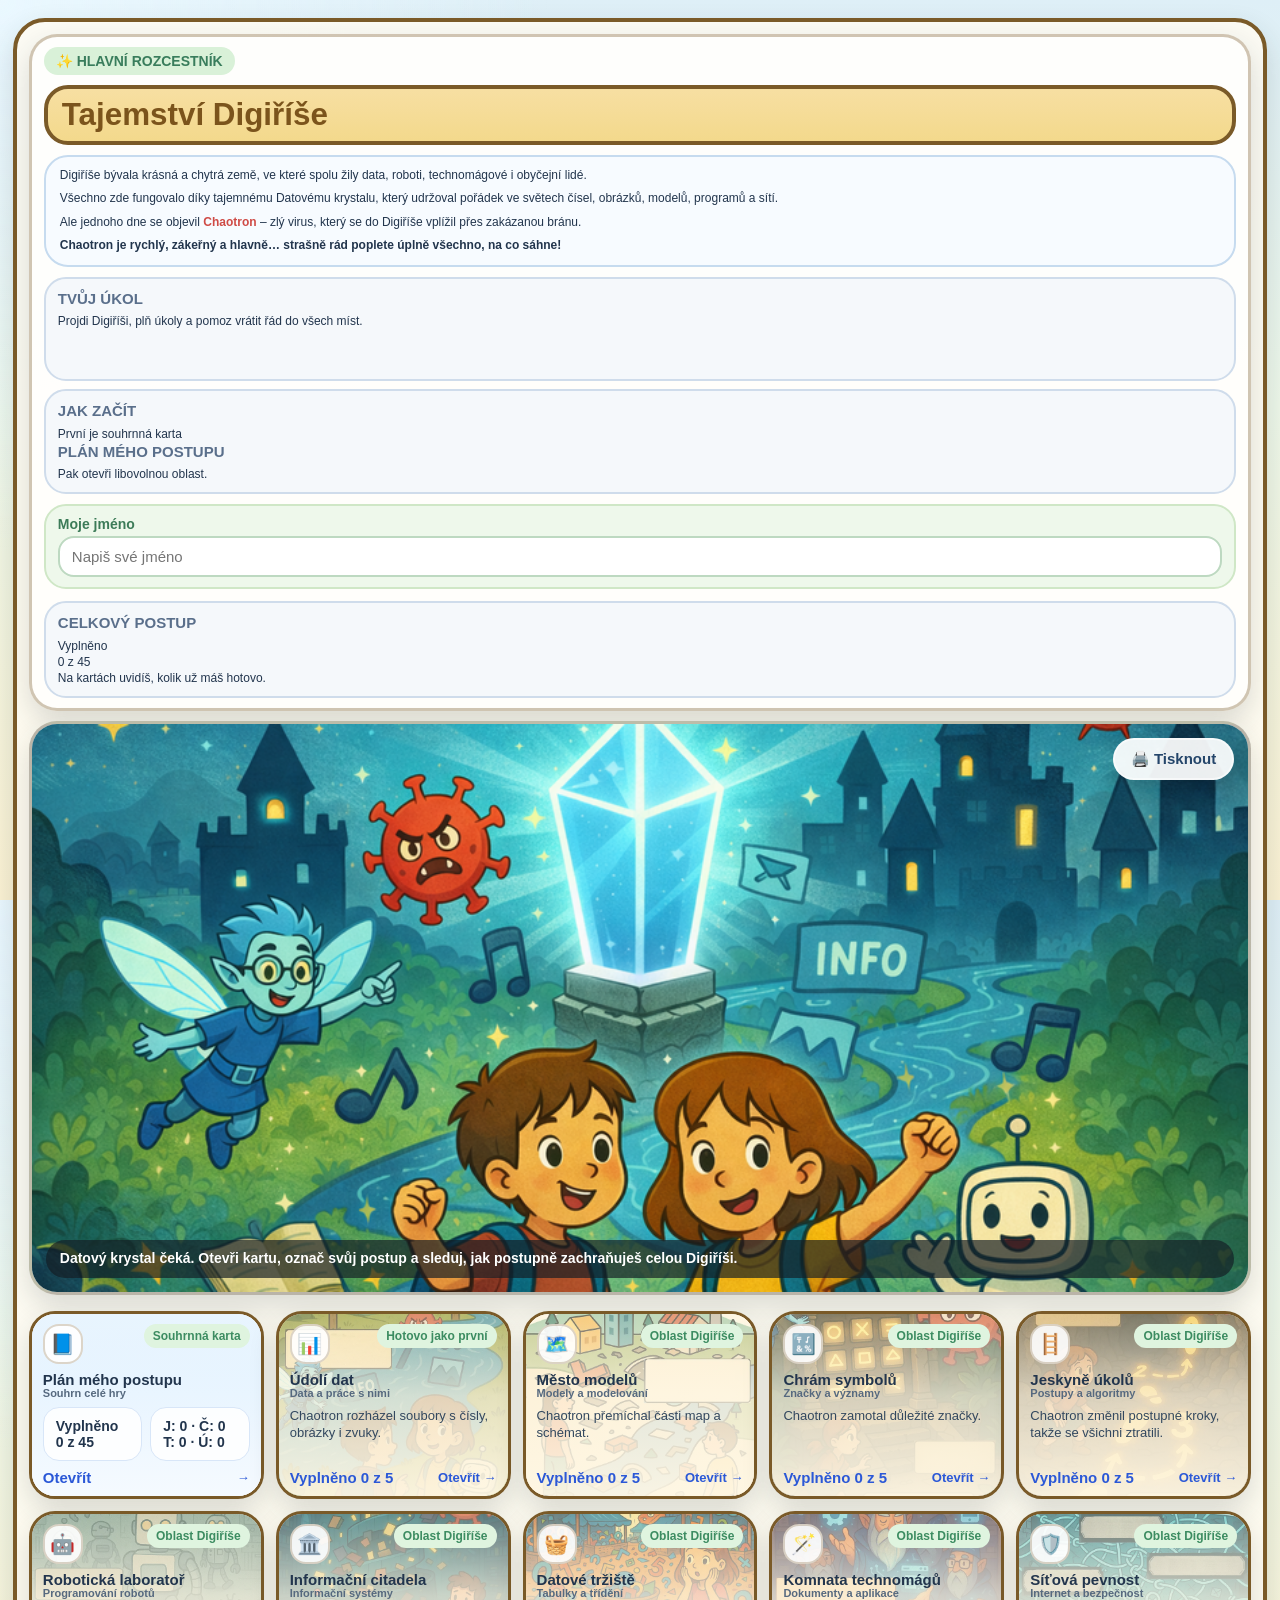
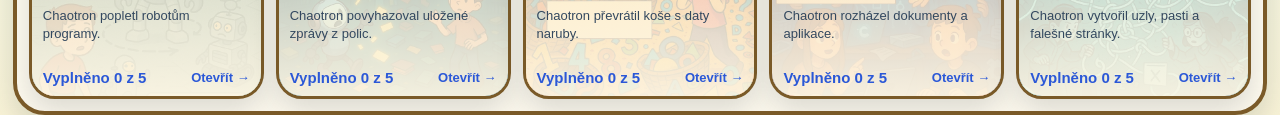
<file: index.html>
<!doctype html>
<html lang="cs">
<head>
  <meta charset="utf-8">
  <meta name="viewport" content="width=device-width, initial-scale=1">
  <title>Tajemství Digiříše</title>
  <link rel="stylesheet" href="style.css">
  <script defer src="data.js"></script>
  <script defer src="script.js"></script>
</head>
<body class="" data-page="main">
  <div class="site-frame">
    
<div class="main-page" data-student-name-wrap>
  <section class="main-hero">
    <div class="panel intro-panel">
      <div class="badge">✨ HLAVNÍ ROZCESTNÍK</div>
      <div class="title-board"><h1>Tajemství Digiříše</h1></div>
      <div class="story-grid">
        <div class="story-text">
          <p>Digiříše bývala krásná a chytrá země, ve které spolu žily data, roboti, technomágové i obyčejní lidé.</p>
          <p>Všechno zde fungovalo díky tajemnému Datovému krystalu, který udržoval pořádek ve světech čísel, obrázků, modelů, programů a sítí.</p>
          <p>Ale jednoho dne se objevil <strong style="color:#cf4b46">Chaotron</strong> – zlý virus, který se do Digiříše vplížil přes zakázanou bránu.</p>
          <p><strong>Chaotron je rychlý, zákeřný a hlavně… strašně rád poplete úplně všechno, na co sáhne!</strong></p>
        </div>
        <div class="story-side">
          <div class="small-info"><strong>Tvůj úkol</strong>Projdi Digiříši, plň úkoly a pomoz vrátit řád do všech míst.</div>
          <div class="small-info"><strong>Jak začít</strong>První je souhrnná karta <strong>Plán mého postupu</strong> Pak otevři libovolnou oblast.</div>
        </div>
      </div>
      <div class="intro-footer">
        <div class="name-box">
          <label for="studentNameMain">Moje jméno</label>
          <input id="studentNameMain" data-student-name type="text" placeholder="Napiš své jméno">
        </div>
        <div class="small-info"><strong>Celkový postup</strong>Vyplněno <span id="mainTotalProgress">0 z 45</span> Na kartách uvidíš, kolik už máš hotovo.</div>
      </div>
    </div>
    <div class="panel hero-illustration">
      <button type="button" class="print-main-btn" data-print-main>🖨️ Tisknout</button>
      <img src="assets/hero-digirise.svg" alt="Ilustrace Digiříše">
      <div class="hero-quote">Datový krystal čeká. Otevři kartu, označ svůj postup a sleduj, jak postupně zachraňuješ celou Digiříši.</div>
    </div>
  </section>
  <section id="cardsGrid" class="cards-grid"></section>
</div>

  </div>
</body>
</html>
</file>
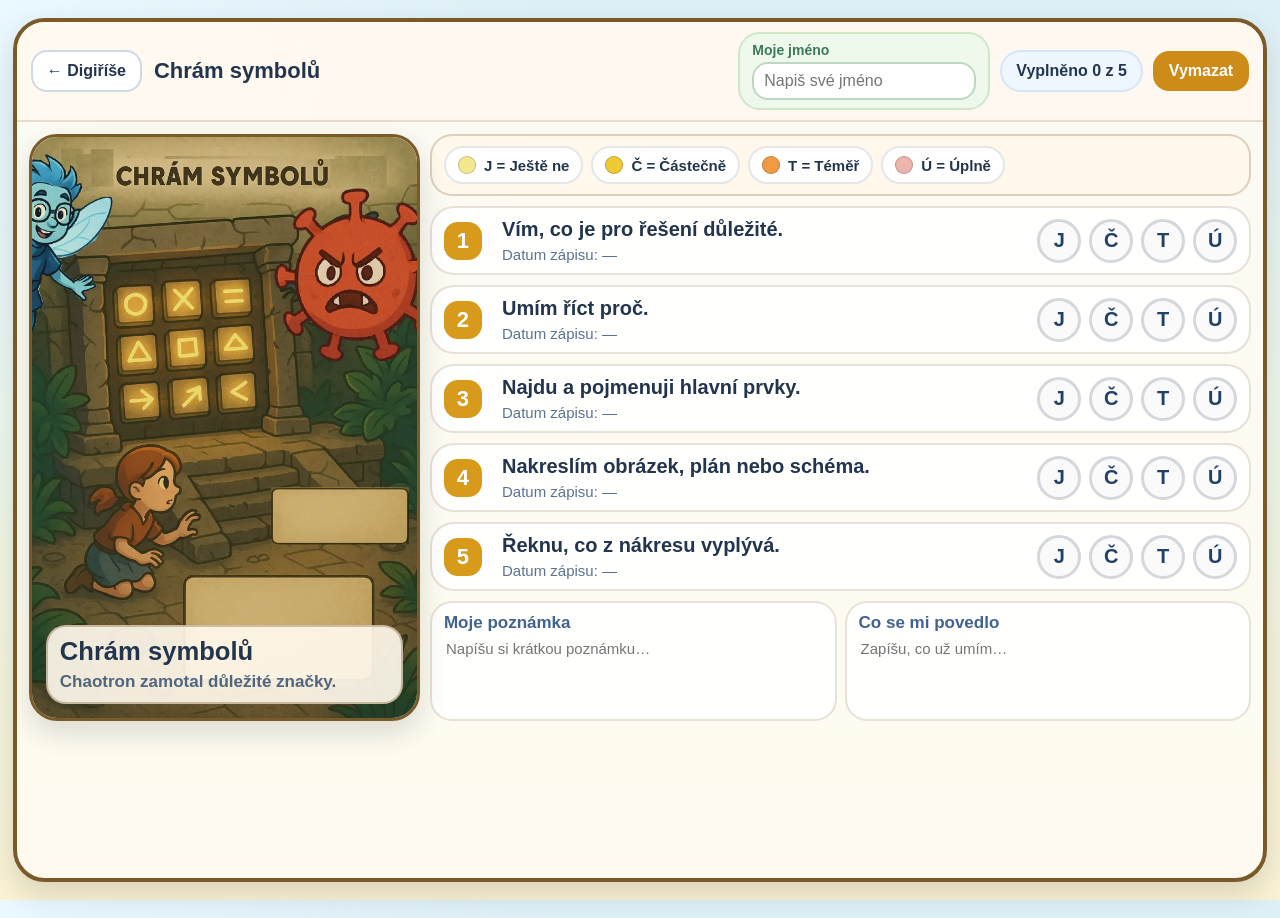
<file: chram-symbolu.html>
<!doctype html>
<html lang="cs">
<head>
  <meta charset="utf-8">
  <meta name="viewport" content="width=device-width, initial-scale=1">
  <title>Chrám symbolů</title>
  <link rel="stylesheet" href="style.css">
  <script defer src="data.js"></script>
  <script defer src="script.js"></script>
</head>
<body class="" data-page="area" data-area="chram-symbolu">
  <div class="site-frame">
    
<div class="area-page">
  <div class="header-bar">
    <a class="back-link" href="index.html">← Digiříše</a>
    <div class="top-title" id="areaPageTitle">Chrám symbolů</div>
    <div class="header-right">
      <div class="name-box" style="padding:8px 12px;">
        <label style="margin-bottom:4px;">Moje jméno</label>
        <input data-student-name type="text" placeholder="Napiš své jméno" style="padding:8px 10px;font-size:16px;">
      </div>
      <div class="progress-pill">Vyplněno <span id="areaProgress">0 z 5</span></div>
      <button id="resetAreaBtn" class="action-btn secondary">Vymazat</button>
    </div>
  </div>
  <div class="area-body">
    <section class="visual-panel">
      <div id="heroVisual" class="visual-bg"></div>
      <div class="visual-wash"></div>
      <div class="visual-caption">
        <h2 id="heroTitle">Chrám symbolů</h2>
        <p id="heroDesc">Chaotron zamotal důležité značky.</p>
      </div>
    </section>
    <section class="content-panel">
      <div id="legendTarget"></div>
      <div id="stepsTarget" class="steps-panel"></div>
      <div class="text-grid">
        <div class="text-box">
          <label for="areaNote">Moje poznámka</label>
          <textarea id="areaNote" placeholder="Napíšu si krátkou poznámku…"></textarea>
        </div>
        <div class="text-box">
          <label for="areaSuccess">Co se mi povedlo</label>
          <textarea id="areaSuccess" placeholder="Zapíšu, co už umím…"></textarea>
        </div>
      </div>
    </section>
  </div>
</div>

  </div>
</body>
</html>
</file>
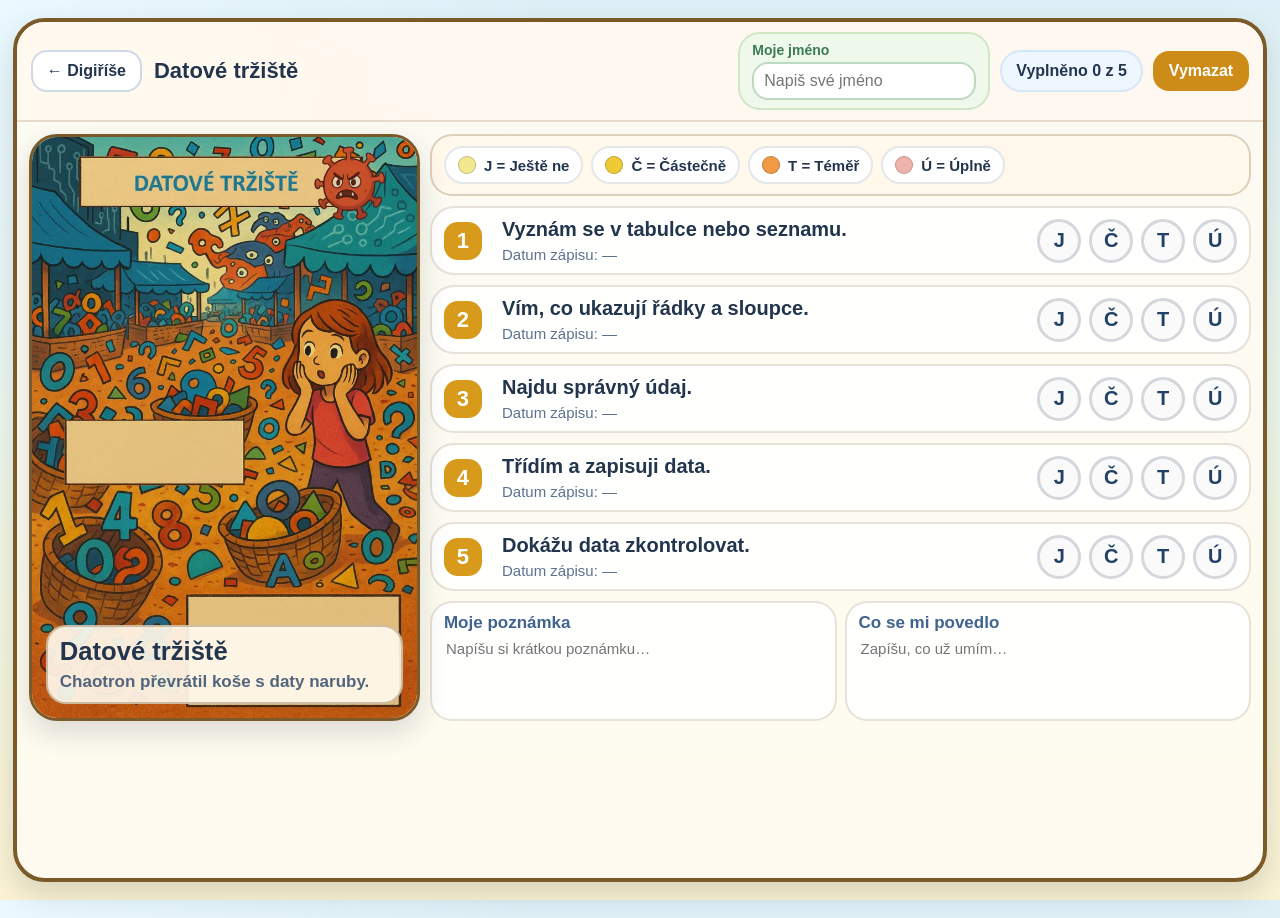
<file: datove-trziste.html>
<!doctype html>
<html lang="cs">
<head>
  <meta charset="utf-8">
  <meta name="viewport" content="width=device-width, initial-scale=1">
  <title>Datové tržiště</title>
  <link rel="stylesheet" href="style.css">
  <script defer src="data.js"></script>
  <script defer src="script.js"></script>
</head>
<body class="" data-page="area" data-area="datove-trziste">
  <div class="site-frame">
    
<div class="area-page">
  <div class="header-bar">
    <a class="back-link" href="index.html">← Digiříše</a>
    <div class="top-title" id="areaPageTitle">Datové tržiště</div>
    <div class="header-right">
      <div class="name-box" style="padding:8px 12px;">
        <label style="margin-bottom:4px;">Moje jméno</label>
        <input data-student-name type="text" placeholder="Napiš své jméno" style="padding:8px 10px;font-size:16px;">
      </div>
      <div class="progress-pill">Vyplněno <span id="areaProgress">0 z 5</span></div>
      <button id="resetAreaBtn" class="action-btn secondary">Vymazat</button>
    </div>
  </div>
  <div class="area-body">
    <section class="visual-panel">
      <div id="heroVisual" class="visual-bg"></div>
      <div class="visual-wash"></div>
      <div class="visual-caption">
        <h2 id="heroTitle">Datové tržiště</h2>
        <p id="heroDesc">Chaotron převrátil koše s daty naruby.</p>
      </div>
    </section>
    <section class="content-panel">
      <div id="legendTarget"></div>
      <div id="stepsTarget" class="steps-panel"></div>
      <div class="text-grid">
        <div class="text-box">
          <label for="areaNote">Moje poznámka</label>
          <textarea id="areaNote" placeholder="Napíšu si krátkou poznámku…"></textarea>
        </div>
        <div class="text-box">
          <label for="areaSuccess">Co se mi povedlo</label>
          <textarea id="areaSuccess" placeholder="Zapíšu, co už umím…"></textarea>
        </div>
      </div>
    </section>
  </div>
</div>

  </div>
</body>
</html>
</file>
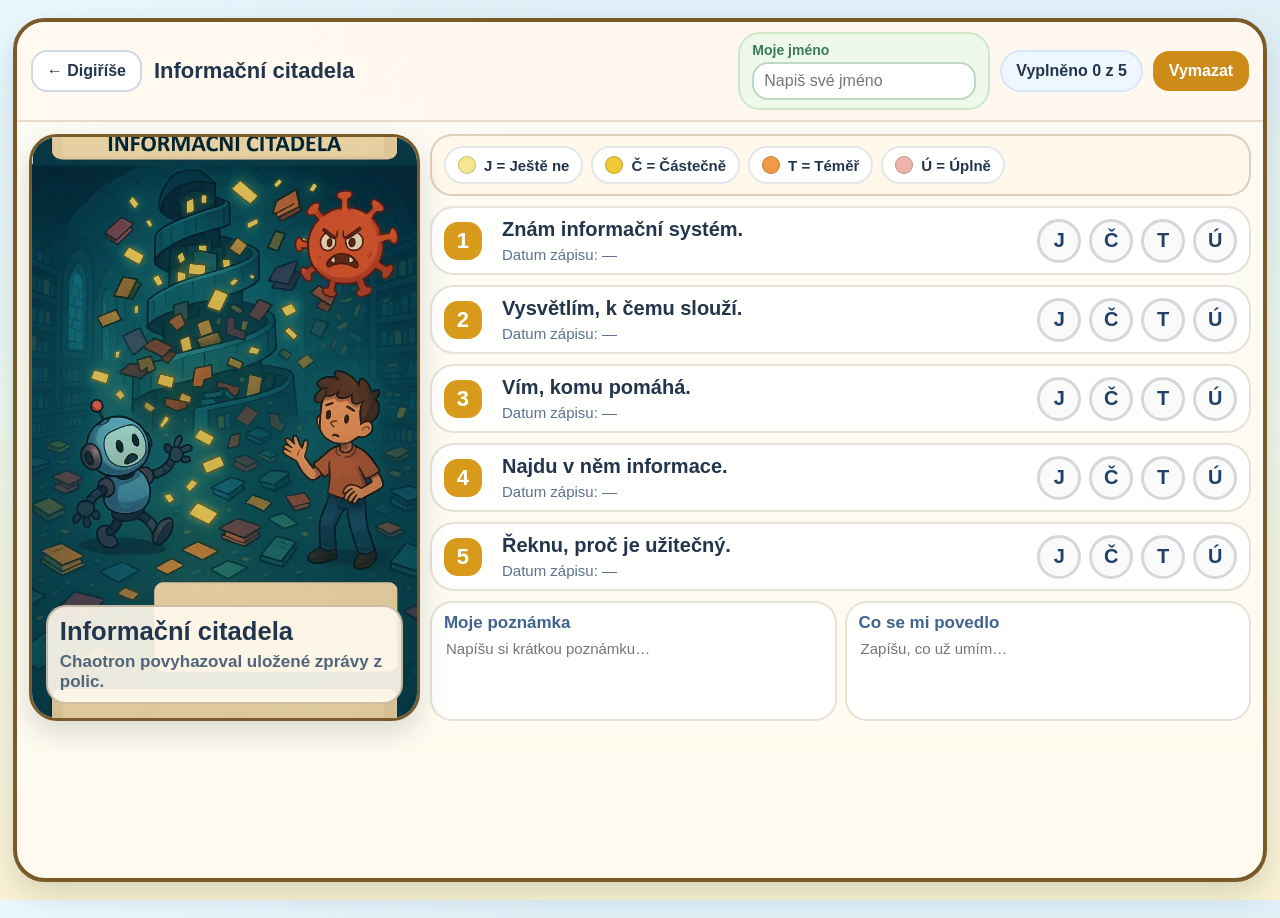
<file: informacni-citadela.html>
<!doctype html>
<html lang="cs">
<head>
  <meta charset="utf-8">
  <meta name="viewport" content="width=device-width, initial-scale=1">
  <title>Informační citadela</title>
  <link rel="stylesheet" href="style.css">
  <script defer src="data.js"></script>
  <script defer src="script.js"></script>
</head>
<body class="" data-page="area" data-area="informacni-citadela">
  <div class="site-frame">
    
<div class="area-page">
  <div class="header-bar">
    <a class="back-link" href="index.html">← Digiříše</a>
    <div class="top-title" id="areaPageTitle">Informační citadela</div>
    <div class="header-right">
      <div class="name-box" style="padding:8px 12px;">
        <label style="margin-bottom:4px;">Moje jméno</label>
        <input data-student-name type="text" placeholder="Napiš své jméno" style="padding:8px 10px;font-size:16px;">
      </div>
      <div class="progress-pill">Vyplněno <span id="areaProgress">0 z 5</span></div>
      <button id="resetAreaBtn" class="action-btn secondary">Vymazat</button>
    </div>
  </div>
  <div class="area-body">
    <section class="visual-panel">
      <div id="heroVisual" class="visual-bg"></div>
      <div class="visual-wash"></div>
      <div class="visual-caption">
        <h2 id="heroTitle">Informační citadela</h2>
        <p id="heroDesc">Chaotron povyhazoval uložené zprávy z polic.</p>
      </div>
    </section>
    <section class="content-panel">
      <div id="legendTarget"></div>
      <div id="stepsTarget" class="steps-panel"></div>
      <div class="text-grid">
        <div class="text-box">
          <label for="areaNote">Moje poznámka</label>
          <textarea id="areaNote" placeholder="Napíšu si krátkou poznámku…"></textarea>
        </div>
        <div class="text-box">
          <label for="areaSuccess">Co se mi povedlo</label>
          <textarea id="areaSuccess" placeholder="Zapíšu, co už umím…"></textarea>
        </div>
      </div>
    </section>
  </div>
</div>

  </div>
</body>
</html>
</file>
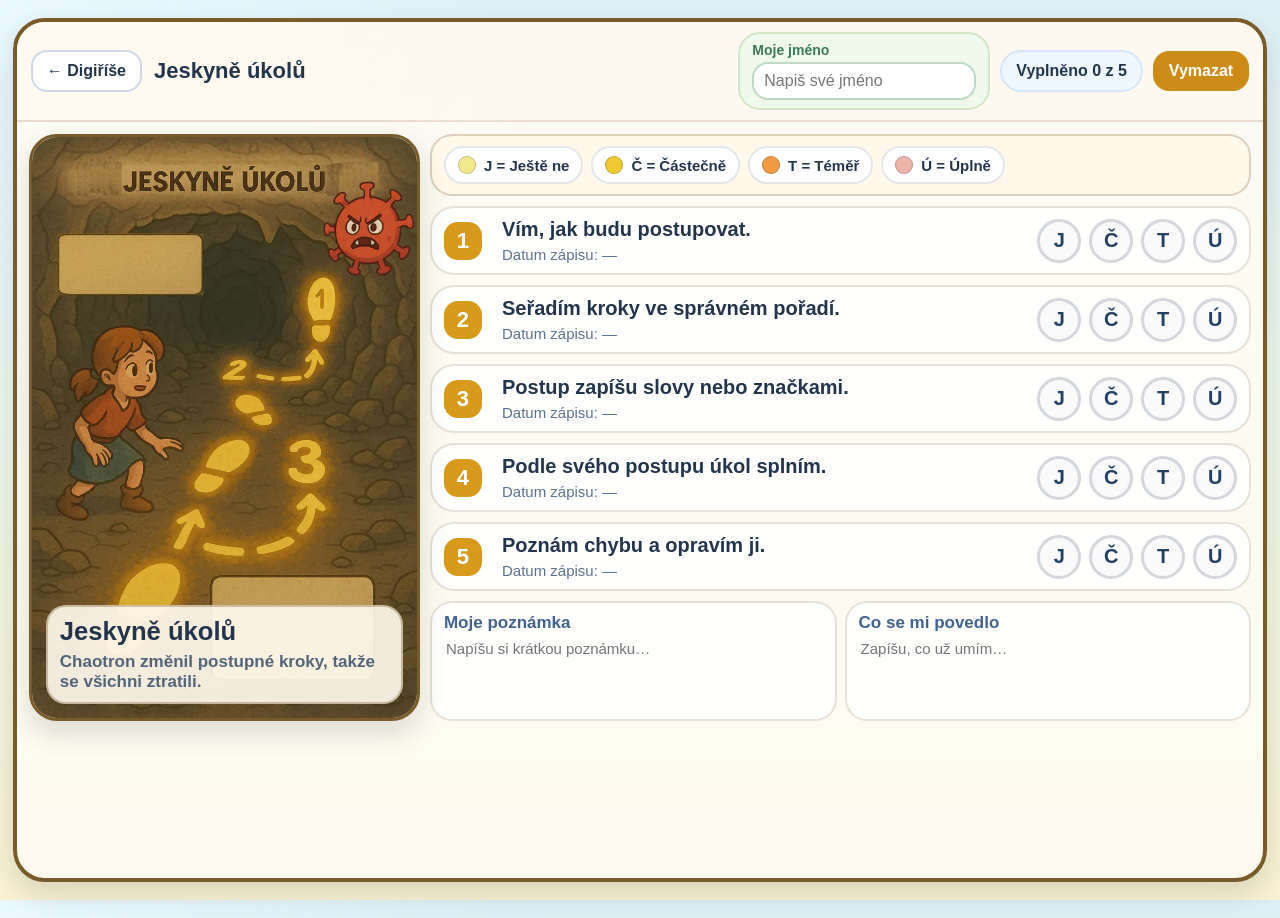
<file: jeskyne-ukolu.html>
<!doctype html>
<html lang="cs">
<head>
  <meta charset="utf-8">
  <meta name="viewport" content="width=device-width, initial-scale=1">
  <title>Jeskyně úkolů</title>
  <link rel="stylesheet" href="style.css">
  <script defer src="data.js"></script>
  <script defer src="script.js"></script>
</head>
<body class="" data-page="area" data-area="jeskyne-ukolu">
  <div class="site-frame">
    
<div class="area-page">
  <div class="header-bar">
    <a class="back-link" href="index.html">← Digiříše</a>
    <div class="top-title" id="areaPageTitle">Jeskyně úkolů</div>
    <div class="header-right">
      <div class="name-box" style="padding:8px 12px;">
        <label style="margin-bottom:4px;">Moje jméno</label>
        <input data-student-name type="text" placeholder="Napiš své jméno" style="padding:8px 10px;font-size:16px;">
      </div>
      <div class="progress-pill">Vyplněno <span id="areaProgress">0 z 5</span></div>
      <button id="resetAreaBtn" class="action-btn secondary">Vymazat</button>
    </div>
  </div>
  <div class="area-body">
    <section class="visual-panel">
      <div id="heroVisual" class="visual-bg"></div>
      <div class="visual-wash"></div>
      <div class="visual-caption">
        <h2 id="heroTitle">Jeskyně úkolů</h2>
        <p id="heroDesc">Chaotron změnil postupné kroky, takže se všichni ztratili.</p>
      </div>
    </section>
    <section class="content-panel">
      <div id="legendTarget"></div>
      <div id="stepsTarget" class="steps-panel"></div>
      <div class="text-grid">
        <div class="text-box">
          <label for="areaNote">Moje poznámka</label>
          <textarea id="areaNote" placeholder="Napíšu si krátkou poznámku…"></textarea>
        </div>
        <div class="text-box">
          <label for="areaSuccess">Co se mi povedlo</label>
          <textarea id="areaSuccess" placeholder="Zapíšu, co už umím…"></textarea>
        </div>
      </div>
    </section>
  </div>
</div>

  </div>
</body>
</html>
</file>
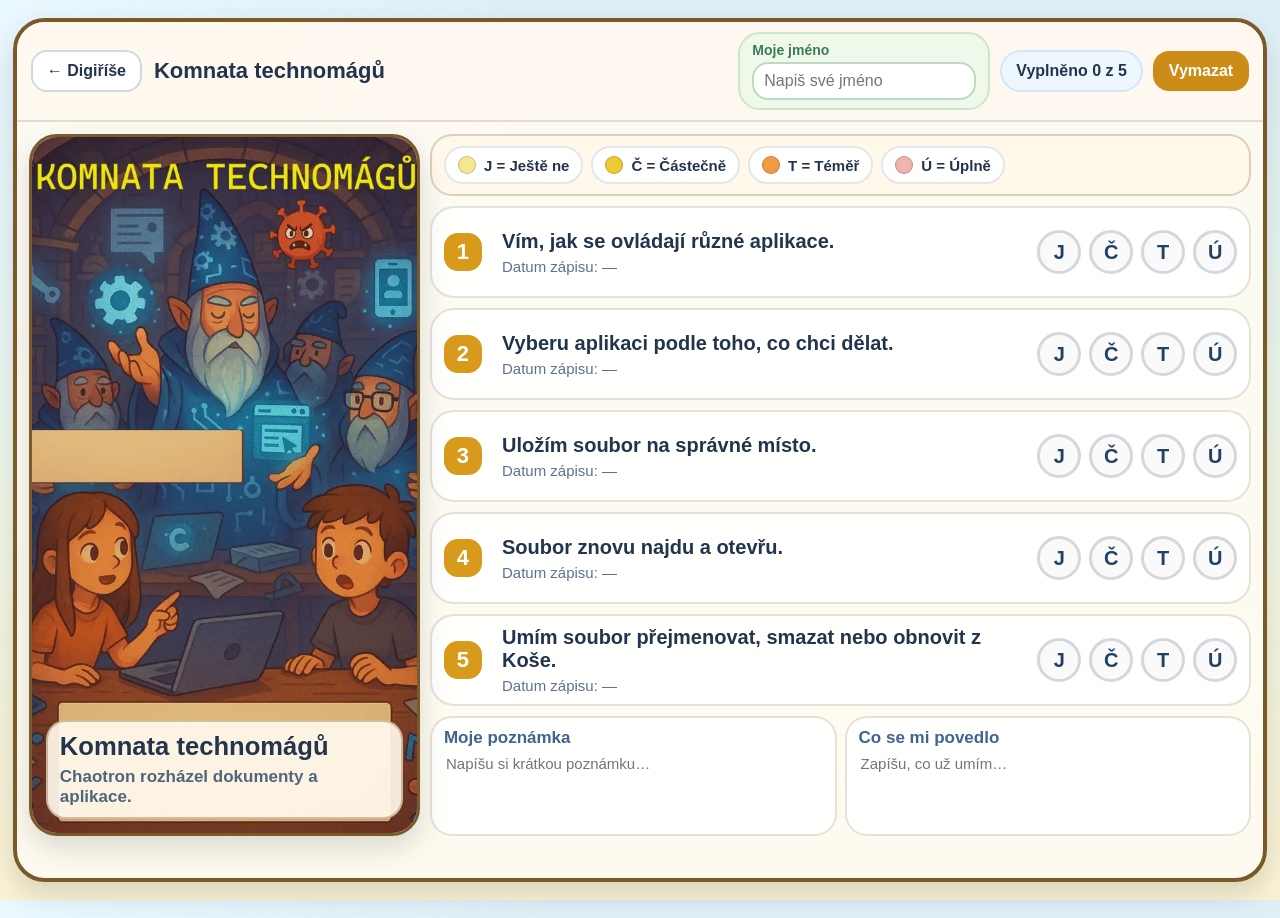
<file: komnata-technomagu.html>
<!doctype html>
<html lang="cs">
<head>
  <meta charset="utf-8">
  <meta name="viewport" content="width=device-width, initial-scale=1">
  <title>Komnata technomágů</title>
  <link rel="stylesheet" href="style.css">
  <script defer src="data.js"></script>
  <script defer src="script.js"></script>
</head>
<body class="" data-page="area" data-area="komnata-technomagu">
  <div class="site-frame">
    
<div class="area-page">
  <div class="header-bar">
    <a class="back-link" href="index.html">← Digiříše</a>
    <div class="top-title" id="areaPageTitle">Komnata technomágů</div>
    <div class="header-right">
      <div class="name-box" style="padding:8px 12px;">
        <label style="margin-bottom:4px;">Moje jméno</label>
        <input data-student-name type="text" placeholder="Napiš své jméno" style="padding:8px 10px;font-size:16px;">
      </div>
      <div class="progress-pill">Vyplněno <span id="areaProgress">0 z 5</span></div>
      <button id="resetAreaBtn" class="action-btn secondary">Vymazat</button>
    </div>
  </div>
  <div class="area-body">
    <section class="visual-panel">
      <div id="heroVisual" class="visual-bg"></div>
      <div class="visual-wash"></div>
      <div class="visual-caption">
        <h2 id="heroTitle">Komnata technomágů</h2>
        <p id="heroDesc">Chaotron rozházel dokumenty a aplikace.</p>
      </div>
    </section>
    <section class="content-panel">
      <div id="legendTarget"></div>
      <div id="stepsTarget" class="steps-panel"></div>
      <div class="text-grid">
        <div class="text-box">
          <label for="areaNote">Moje poznámka</label>
          <textarea id="areaNote" placeholder="Napíšu si krátkou poznámku…"></textarea>
        </div>
        <div class="text-box">
          <label for="areaSuccess">Co se mi povedlo</label>
          <textarea id="areaSuccess" placeholder="Zapíšu, co už umím…"></textarea>
        </div>
      </div>
    </section>
  </div>
</div>

  </div>
</body>
</html>
</file>
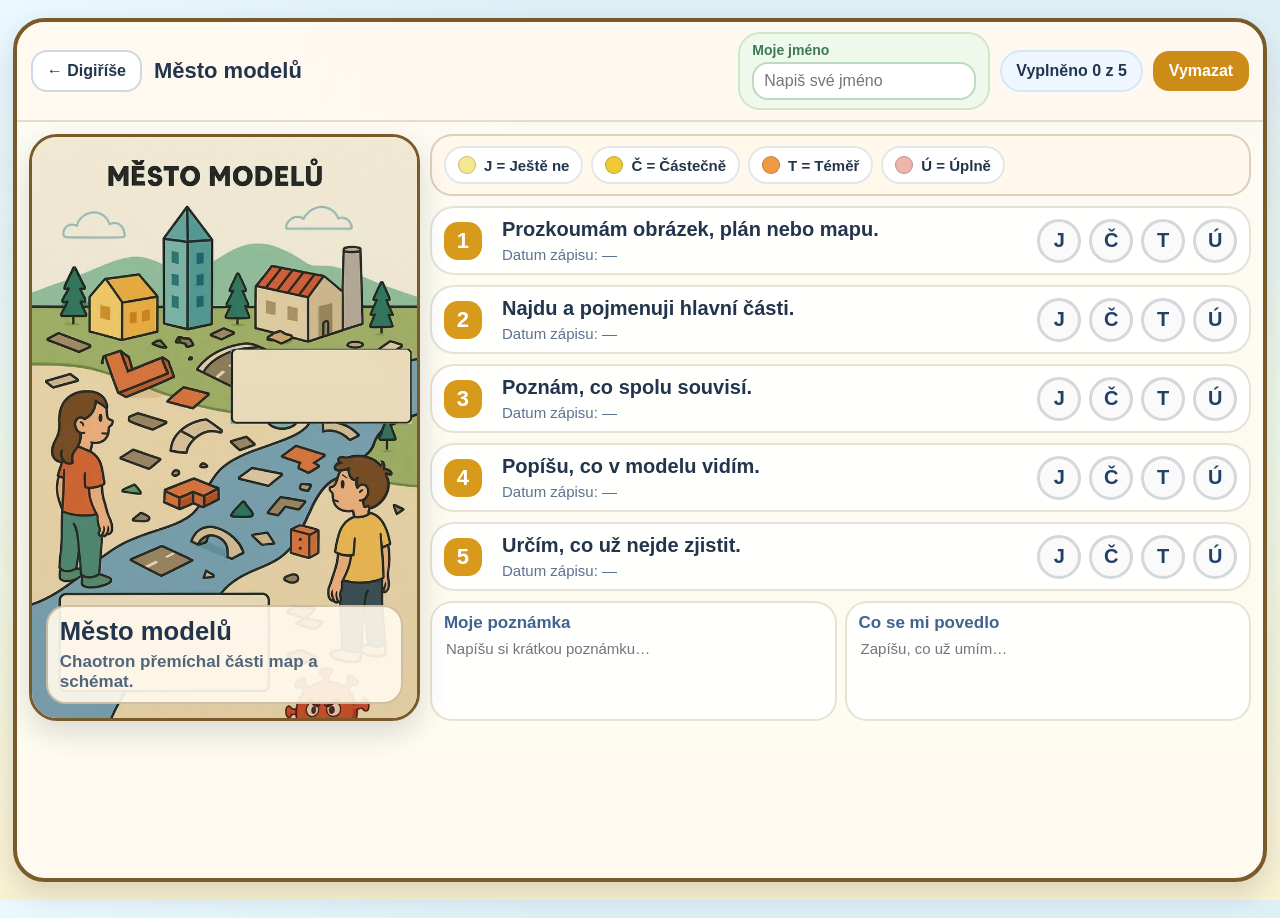
<file: mesto-modelu.html>
<!doctype html>
<html lang="cs">
<head>
  <meta charset="utf-8">
  <meta name="viewport" content="width=device-width, initial-scale=1">
  <title>Město modelů</title>
  <link rel="stylesheet" href="style.css">
  <script defer src="data.js"></script>
  <script defer src="script.js"></script>
</head>
<body class="" data-page="area" data-area="mesto-modelu">
  <div class="site-frame">
    
<div class="area-page">
  <div class="header-bar">
    <a class="back-link" href="index.html">← Digiříše</a>
    <div class="top-title" id="areaPageTitle">Město modelů</div>
    <div class="header-right">
      <div class="name-box" style="padding:8px 12px;">
        <label style="margin-bottom:4px;">Moje jméno</label>
        <input data-student-name type="text" placeholder="Napiš své jméno" style="padding:8px 10px;font-size:16px;">
      </div>
      <div class="progress-pill">Vyplněno <span id="areaProgress">0 z 5</span></div>
      <button id="resetAreaBtn" class="action-btn secondary">Vymazat</button>
    </div>
  </div>
  <div class="area-body">
    <section class="visual-panel">
      <div id="heroVisual" class="visual-bg"></div>
      <div class="visual-wash"></div>
      <div class="visual-caption">
        <h2 id="heroTitle">Město modelů</h2>
        <p id="heroDesc">Chaotron přemíchal části map a schémat.</p>
      </div>
    </section>
    <section class="content-panel">
      <div id="legendTarget"></div>
      <div id="stepsTarget" class="steps-panel"></div>
      <div class="text-grid">
        <div class="text-box">
          <label for="areaNote">Moje poznámka</label>
          <textarea id="areaNote" placeholder="Napíšu si krátkou poznámku…"></textarea>
        </div>
        <div class="text-box">
          <label for="areaSuccess">Co se mi povedlo</label>
          <textarea id="areaSuccess" placeholder="Zapíšu, co už umím…"></textarea>
        </div>
      </div>
    </section>
  </div>
</div>

  </div>
</body>
</html>
</file>
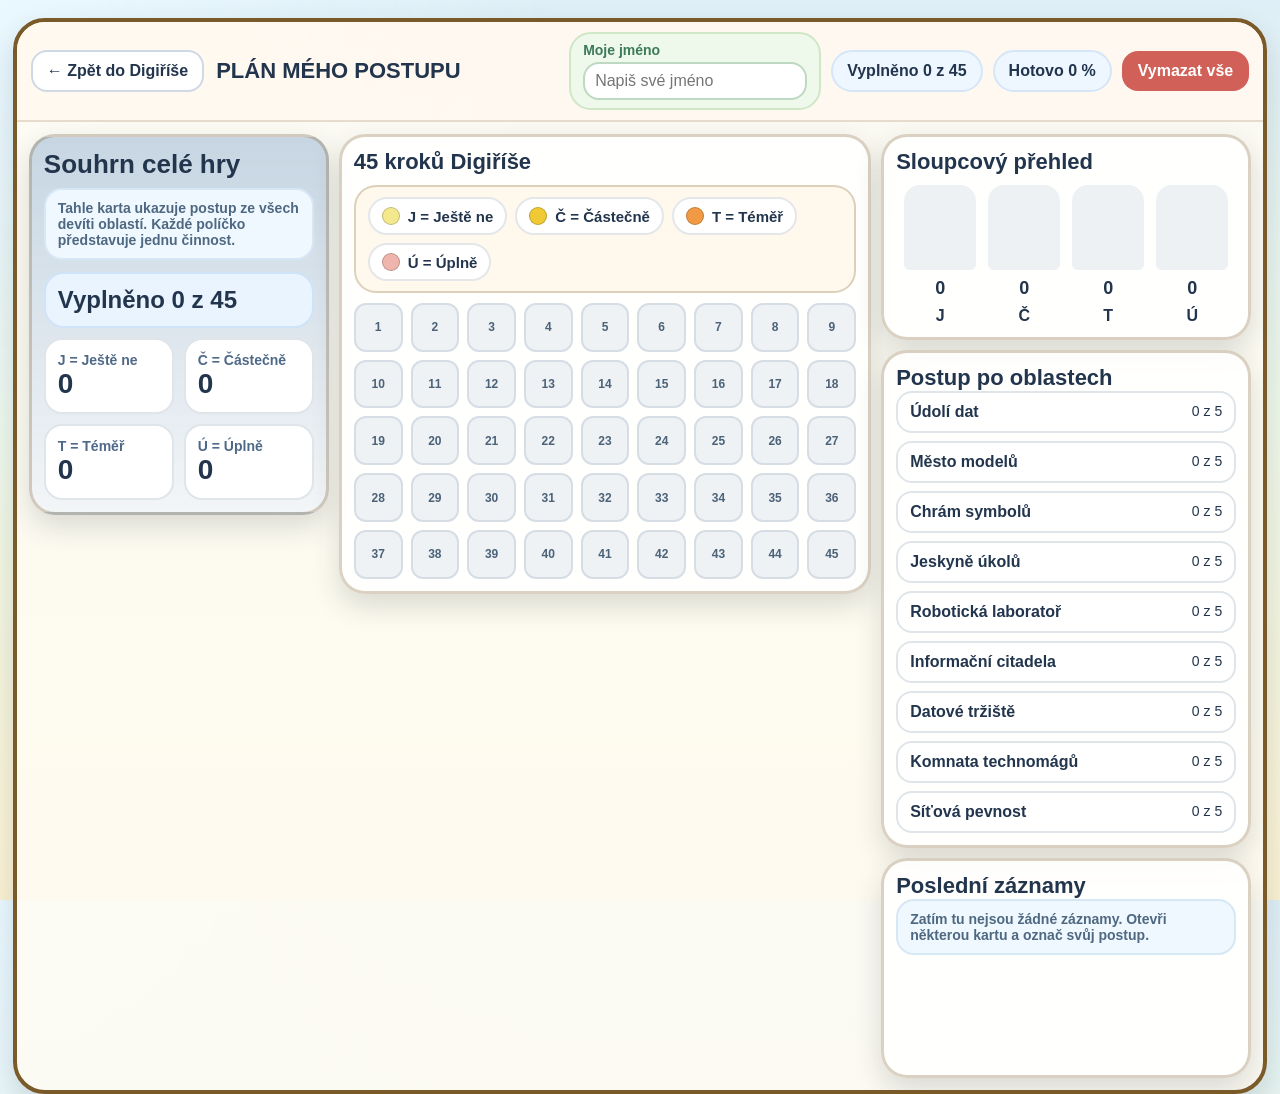
<file: plan-meho-postupu.html>
<!doctype html>
<html lang="cs">
<head>
  <meta charset="utf-8">
  <meta name="viewport" content="width=device-width, initial-scale=1">
  <title>Plán mého postupu</title>
  <link rel="stylesheet" href="style.css">
  <script defer src="data.js"></script>
  <script defer src="script.js"></script>
</head>
<body class="" data-page="plan">
  <div class="site-frame">
    
<div class="plan-page">
  <div class="header-bar">
    <a class="back-link" href="index.html">← Zpět do Digiříše</a>
    <div class="top-title">PLÁN MÉHO POSTUPU</div>
    <div class="header-right">
      <div class="name-box" style="padding:8px 12px;">
        <label style="margin-bottom:4px;">Moje jméno</label>
        <input data-student-name type="text" placeholder="Napiš své jméno" style="padding:8px 10px;font-size:16px;">
      </div>
      <div class="progress-pill">Vyplněno <span data-plan-total>0 z 45</span></div>
      <div class="progress-pill">Hotovo <span id="overallPct">0 %</span></div>
      <button id="resetAllBtn" class="action-btn danger">Vymazat vše</button>
    </div>
  </div>
  <div class="plan-body">
    <section class="plan-panel plan-feature">
      <h2>Souhrn celé hry</h2>
      <div class="card-hint">Tahle karta ukazuje postup ze všech devíti oblastí. Každé políčko představuje jednu činnost.</div>
      <div class="summary-big">
        <div class="big-count">Vyplněno <span data-plan-total>0 z 45</span></div>
        <div class="status-counts">
          <div class="count-box"><div class="label">J = Ještě ne</div><div class="value" id="count-J">0</div></div>
          <div class="count-box"><div class="label">Č = Částečně</div><div class="value" id="count-C">0</div></div>
          <div class="count-box"><div class="label">T = Téměř</div><div class="value" id="count-T">0</div></div>
          <div class="count-box"><div class="label">Ú = Úplně</div><div class="value" id="count-U">0</div></div>
        </div>
      </div>
    </section>

    <section class="plan-panel plan-grid-wrap">
      <h3>45 kroků Digiříše</h3>
      <div class="legend-row">
        <div class="legend-chip"><span class="legend-dot" style="background:var(--status-j)"></span>J = Ještě ne</div>
        <div class="legend-chip"><span class="legend-dot" style="background:var(--status-c)"></span>Č = Částečně</div>
        <div class="legend-chip"><span class="legend-dot" style="background:var(--status-t)"></span>T = Téměř</div>
        <div class="legend-chip"><span class="legend-dot" style="background:var(--status-u)"></span>Ú = Úplně</div>
      </div>
      <div id="planGrid" class="plan-grid"></div>
    </section>

    <section class="plan-side">
      <div class="plan-panel">
        <h3>Sloupcový přehled</h3>
        <div id="chartBars" class="chart-bars"></div>
      </div>
      <div class="plan-panel">
        <h3>Postup po oblastech</h3>
        <div id="areasList" class="areas-list"></div>
      </div>
      <div class="plan-panel" style="overflow:auto;">
        <h3>Poslední záznamy</h3>
        <div id="recentList" class="recent-list"></div>
      </div>
    </section>
  </div>
</div>

  </div>
</body>
</html>
</file>
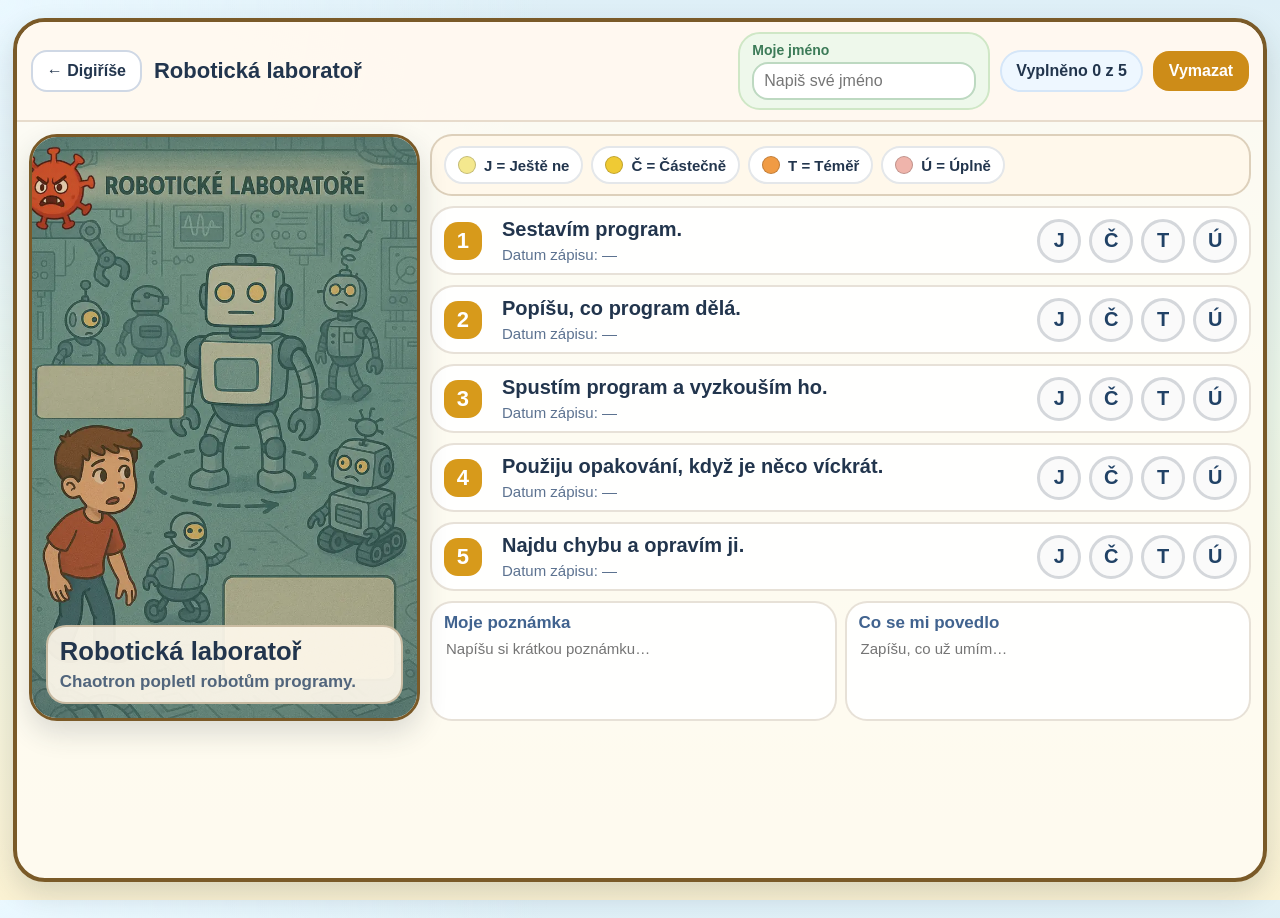
<file: roboticka-laborator.html>
<!doctype html>
<html lang="cs">
<head>
  <meta charset="utf-8">
  <meta name="viewport" content="width=device-width, initial-scale=1">
  <title>Robotická laboratoř</title>
  <link rel="stylesheet" href="style.css">
  <script defer src="data.js"></script>
  <script defer src="script.js"></script>
</head>
<body class="" data-page="area" data-area="roboticka-laborator">
  <div class="site-frame">
    
<div class="area-page">
  <div class="header-bar">
    <a class="back-link" href="index.html">← Digiříše</a>
    <div class="top-title" id="areaPageTitle">Robotická laboratoř</div>
    <div class="header-right">
      <div class="name-box" style="padding:8px 12px;">
        <label style="margin-bottom:4px;">Moje jméno</label>
        <input data-student-name type="text" placeholder="Napiš své jméno" style="padding:8px 10px;font-size:16px;">
      </div>
      <div class="progress-pill">Vyplněno <span id="areaProgress">0 z 5</span></div>
      <button id="resetAreaBtn" class="action-btn secondary">Vymazat</button>
    </div>
  </div>
  <div class="area-body">
    <section class="visual-panel">
      <div id="heroVisual" class="visual-bg"></div>
      <div class="visual-wash"></div>
      <div class="visual-caption">
        <h2 id="heroTitle">Robotická laboratoř</h2>
        <p id="heroDesc">Chaotron popletl robotům programy.</p>
      </div>
    </section>
    <section class="content-panel">
      <div id="legendTarget"></div>
      <div id="stepsTarget" class="steps-panel"></div>
      <div class="text-grid">
        <div class="text-box">
          <label for="areaNote">Moje poznámka</label>
          <textarea id="areaNote" placeholder="Napíšu si krátkou poznámku…"></textarea>
        </div>
        <div class="text-box">
          <label for="areaSuccess">Co se mi povedlo</label>
          <textarea id="areaSuccess" placeholder="Zapíšu, co už umím…"></textarea>
        </div>
      </div>
    </section>
  </div>
</div>

  </div>
</body>
</html>
</file>
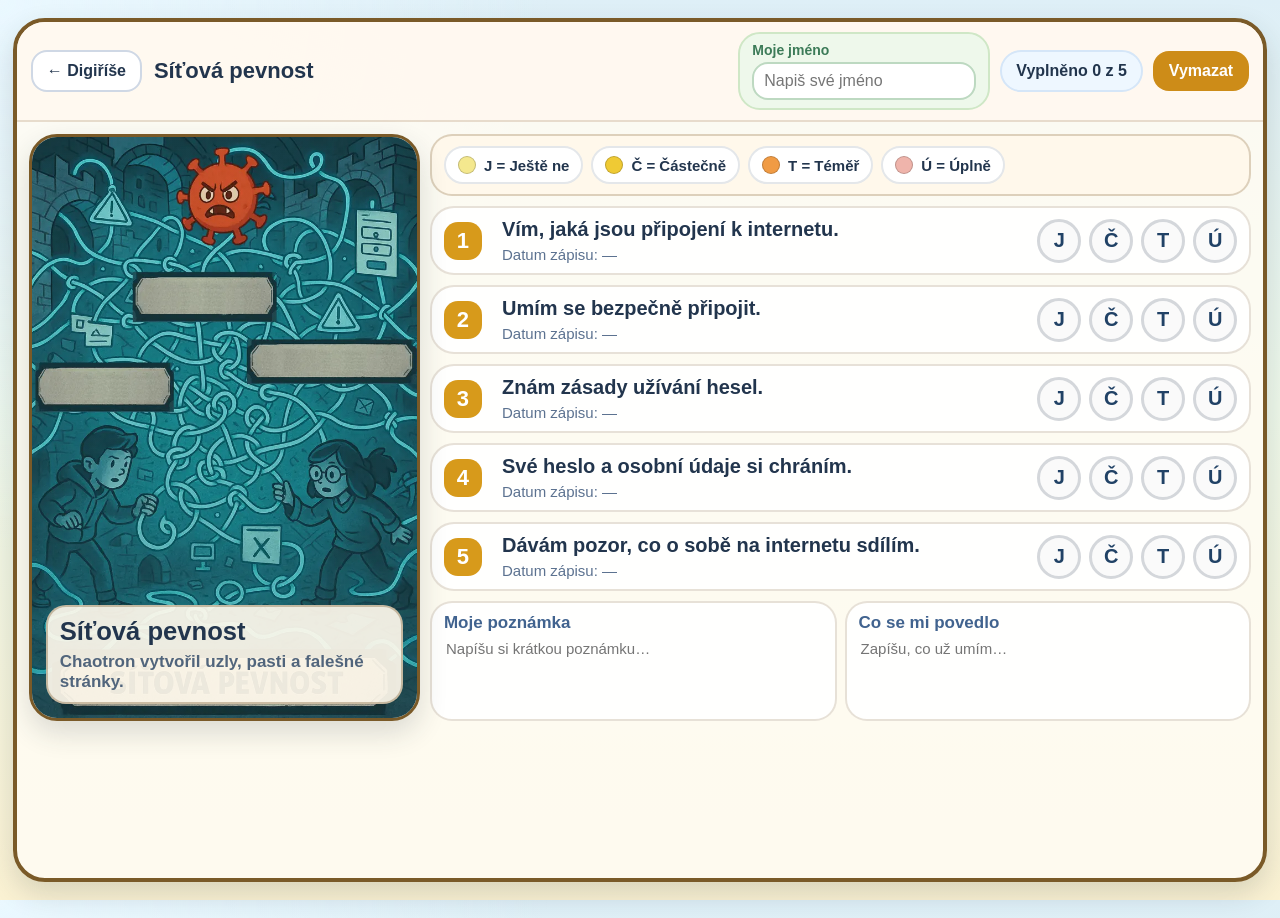
<file: sitova-pevnost.html>
<!doctype html>
<html lang="cs">
<head>
  <meta charset="utf-8">
  <meta name="viewport" content="width=device-width, initial-scale=1">
  <title>Síťová pevnost</title>
  <link rel="stylesheet" href="style.css">
  <script defer src="data.js"></script>
  <script defer src="script.js"></script>
</head>
<body class="" data-page="area" data-area="sitova-pevnost">
  <div class="site-frame">
    
<div class="area-page">
  <div class="header-bar">
    <a class="back-link" href="index.html">← Digiříše</a>
    <div class="top-title" id="areaPageTitle">Síťová pevnost</div>
    <div class="header-right">
      <div class="name-box" style="padding:8px 12px;">
        <label style="margin-bottom:4px;">Moje jméno</label>
        <input data-student-name type="text" placeholder="Napiš své jméno" style="padding:8px 10px;font-size:16px;">
      </div>
      <div class="progress-pill">Vyplněno <span id="areaProgress">0 z 5</span></div>
      <button id="resetAreaBtn" class="action-btn secondary">Vymazat</button>
    </div>
  </div>
  <div class="area-body">
    <section class="visual-panel">
      <div id="heroVisual" class="visual-bg"></div>
      <div class="visual-wash"></div>
      <div class="visual-caption">
        <h2 id="heroTitle">Síťová pevnost</h2>
        <p id="heroDesc">Chaotron vytvořil uzly, pasti a falešné stránky.</p>
      </div>
    </section>
    <section class="content-panel">
      <div id="legendTarget"></div>
      <div id="stepsTarget" class="steps-panel"></div>
      <div class="text-grid">
        <div class="text-box">
          <label for="areaNote">Moje poznámka</label>
          <textarea id="areaNote" placeholder="Napíšu si krátkou poznámku…"></textarea>
        </div>
        <div class="text-box">
          <label for="areaSuccess">Co se mi povedlo</label>
          <textarea id="areaSuccess" placeholder="Zapíšu, co už umím…"></textarea>
        </div>
      </div>
    </section>
  </div>
</div>

  </div>
</body>
</html>
</file>
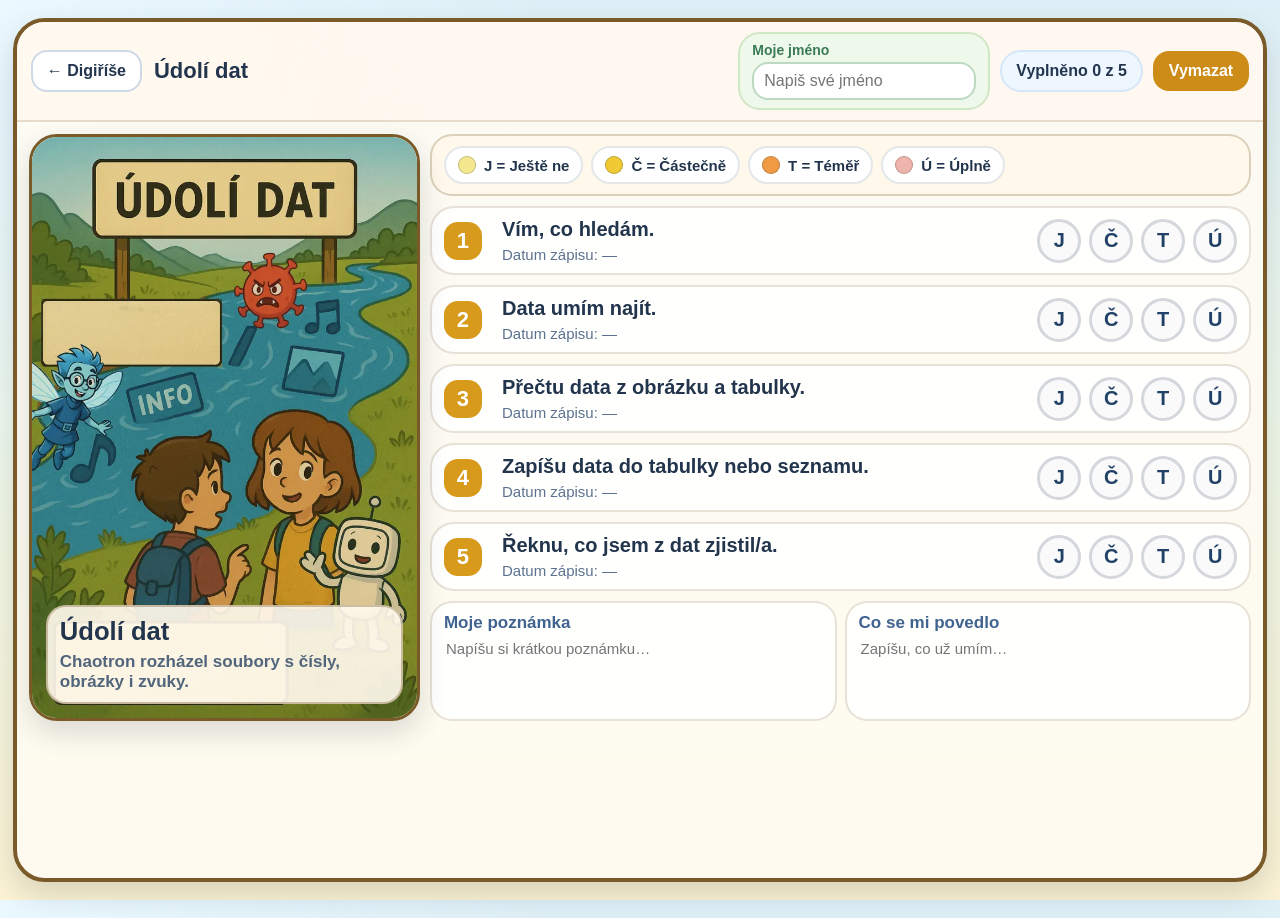
<file: udoli-dat.html>
<!doctype html>
<html lang="cs">
<head>
  <meta charset="utf-8">
  <meta name="viewport" content="width=device-width, initial-scale=1">
  <title>Údolí dat</title>
  <link rel="stylesheet" href="style.css">
  <script defer src="data.js"></script>
  <script defer src="script.js"></script>
</head>
<body class="" data-page="area" data-area="udoli-dat">
  <div class="site-frame">
    
<div class="area-page">
  <div class="header-bar">
    <a class="back-link" href="index.html">← Digiříše</a>
    <div class="top-title" id="areaPageTitle">Údolí dat</div>
    <div class="header-right">
      <div class="name-box" style="padding:8px 12px;">
        <label style="margin-bottom:4px;">Moje jméno</label>
        <input data-student-name type="text" placeholder="Napiš své jméno" style="padding:8px 10px;font-size:16px;">
      </div>
      <div class="progress-pill">Vyplněno <span id="areaProgress">0 z 5</span></div>
      <button id="resetAreaBtn" class="action-btn secondary">Vymazat</button>
    </div>
  </div>
  <div class="area-body">
    <section class="visual-panel">
      <div id="heroVisual" class="visual-bg"></div>
      <div class="visual-wash"></div>
      <div class="visual-caption">
        <h2 id="heroTitle">Údolí dat</h2>
        <p id="heroDesc">Chaotron rozházel soubory s čísly, obrázky i zvuky.</p>
      </div>
    </section>
    <section class="content-panel">
      <div id="legendTarget"></div>
      <div id="stepsTarget" class="steps-panel"></div>
      <div class="text-grid">
        <div class="text-box">
          <label for="areaNote">Moje poznámka</label>
          <textarea id="areaNote" placeholder="Napíšu si krátkou poznámku…"></textarea>
        </div>
        <div class="text-box">
          <label for="areaSuccess">Co se mi povedlo</label>
          <textarea id="areaSuccess" placeholder="Zapíšu, co už umím…"></textarea>
        </div>
      </div>
    </section>
  </div>
</div>

  </div>
</body>
</html>
</file>
<file: style.css>
:root{
  --bg: #eef5e8;
  --paper: rgba(255,248,235,.94);
  --ink: #22354d;
  --muted: #4c6278;
  --border: #7a5a28;
  --gold: #e3b15d;
  --gold-2: #f5d98a;
  --sky: #2691d8;
  --sky-2: #e7f7ff;
  --green: #2f8f6c;
  --shadow: 0 12px 28px rgba(36,48,56,.16);
  --r-xl: 30px;
  --r-lg: 24px;
  --r-md: 18px;
  --status-j: #f4e88e;
  --status-c: #efca34;
  --status-t: #f09b44;
  --status-u: #efb4ab;
  --empty: #eef2f5;
}
*{box-sizing:border-box}
html,body{height:100%; margin:0}
body{
  font-family: "Trebuchet MS","Verdana","Segoe UI",sans-serif;
  color:var(--ink);
  background:
    radial-gradient(circle at top left, #eaf8ff 0%, transparent 35%),
    linear-gradient(180deg, #deeff7 0%, #eef8ea 45%, #fbf2d3 100%);
}
a{color:inherit; text-decoration:none}
img{max-width:100%; display:block}
button,input,textarea{
  font: inherit;
}
button{
  cursor:pointer;
}
.site-frame{
  width:min(98vw, 1680px);
  height:min(96vh, 960px);
  margin:2vh auto;
  border:4px solid var(--border);
  border-radius:32px;
  background:rgba(255,252,243,.88);
  box-shadow:var(--shadow);
  overflow:hidden;
}
.main-page{
  display:grid;
  grid-template-rows: 280px 1fr;
  gap:16px;
  padding:12px;
}
.main-hero{
  display:grid;
  grid-template-columns: 1.15fr .85fr;
  gap:10px;
  min-height:0;
}
.panel{
  background:rgba(255,255,255,.72);
  border:3px solid rgba(122,90,40,.35);
  border-radius:28px;
  box-shadow:var(--shadow);
  min-width:0;
}
.intro-panel{
  padding:10px 12px;
  display:grid;
  grid-template-rows:auto auto 1fr auto;
  gap:10px;
  min-height:0;
}
.badge{
  display:inline-flex;
  align-items:center;
  gap:8px;
  padding:6px 12px;
  background:#d9f1d8;
  color:#397d5c;
  font-weight:800;
  border-radius:999px;
  font-size:14px;
  width:max-content;
}
.title-board{
  background:linear-gradient(180deg,#f7dfa2,#f3d98c);
  border:4px solid var(--border);
  border-radius:24px;
  padding:10px 14px;
}
.title-board h1{
  margin:0;
  font-size:clamp(28px,3vw,52px);
  line-height:.95;
  color:#7b541c;
}
.story-grid{
  display:grid;
  grid-template-columns: 1.15fr .85fr;
  gap:10px;
  min-height:0;
}
.story-text{
  background:rgba(247,251,255,.92);
  border:2px solid #c6dbef;
  border-radius:24px;
  padding:10px 14px;
  min-height:0;
  overflow:hidden;
  font-size:clamp(13px,0.92vw,16px);
  line-height:1.55;
}
.story-text p{margin:0 0 8px}
.story-text p:last-child{margin-bottom:0}
.story-side{
  display:grid;
  grid-template-rows: 1fr 1fr;
  gap:8px;
}
.small-info{
  border-radius:22px;
  padding:10px 12px;
  background:#f5f8fb;
  border:2px solid #cfdceb;
  font-size:clamp(13px,0.9vw,16px);
  line-height:1.35;
}
.small-info strong{
  display:block;
  text-transform:uppercase;
  font-size:15px;
  color:#5a6f8b;
  margin-bottom:4px;
}
.intro-footer{
  display:grid;
  grid-template-columns: minmax(200px,280px) 1fr;
  gap:12px;
  align-items:end;
}
.name-box{
  background:#eef8eb;
  border:2px solid #cfe7c6;
  border-radius:22px;
  padding:10px 12px;
}
.name-box label{
  display:block;
  font-size:14px;
  font-weight:800;
  color:#3c7b58;
  margin-bottom:4px;
}
.name-box input{
  width:100%;
  border:2px solid #bdd9c1;
  border-radius:16px;
  background:white;
  padding:10px 12px;
  font-size:15px;
}
.hero-illustration{
  position:relative;
  overflow:hidden;
  min-height:0;
  background:
    linear-gradient(180deg,rgba(24,73,99,.15),rgba(24,73,99,.05)),
    linear-gradient(180deg,#f7fbff,#ecfaf4);
}
.hero-illustration img{
  width:100%; height:100%; object-fit:cover;
}
.print-main-btn{
  position:absolute;
  top:14px;
  right:14px;
  z-index:2;
  border:2px solid rgba(255,255,255,.55);
  background:rgba(255,255,255,.92);
  color:#24456a;
  border-radius:999px;
  padding:10px 16px;
  font-size:15px;
  font-weight:900;
  box-shadow:0 8px 18px rgba(10,24,36,.18);
}
.print-main-btn:hover{
  background:#fff;
}
@media print{
  .print-main-btn{display:none !important;}
}
.hero-quote{
  position:absolute;
  left:14px; right:14px; bottom:14px;
  padding:10px 14px;
  border-radius:20px;
  background:rgba(20,28,36,.68);
  color:#fff;
  font-weight:800;
  font-size:clamp(16px,0.95vw,18px);
  line-height:1.35;
}
.cards-grid{
  display:grid;
  grid-template-columns:repeat(5,1fr);
  grid-template-rows:repeat(2,1fr);
  gap:10px;
  min-height:0;
}
.card-link{
  min-width:0;
}
.place-card{
  position:relative;
  height:100%;
  overflow:hidden;
  border-radius:26px;
  border:3px solid var(--border);
  box-shadow:var(--shadow);
  background:#fff;
}
.place-card .bg{
  position:absolute; inset:0;
  background-size:cover; background-position:center;
  filter:saturate(.95);
}
.place-card .wash{
  position:absolute; inset:0;
  background:linear-gradient(180deg, rgba(255,248,230,.35) 0%, rgba(255,248,230,.78) 45%, rgba(255,248,230,.95) 100%);
}
.place-card.plan-card .wash{
  background:linear-gradient(180deg, rgba(227,242,255,.4) 0%, rgba(233,245,255,.88) 40%, rgba(245,250,255,.97) 100%);
}
.place-card .content{
  position:relative;
  z-index:1;
  height:100%;
  display:grid;
  grid-template-rows:auto auto 1fr auto;
  gap:8px;
  padding:12px;
}
.card-top{
  display:flex; justify-content:space-between; align-items:flex-start; gap:8px;
}
.icon-bubble{
  width:40px; height:40px; border-radius:16px; background:rgba(255,255,255,.9);
  border:2px solid rgba(122,90,40,.25);
  display:flex; align-items:center; justify-content:center;
  font-size:20px; flex:none;
}
.card-badge{
  padding:5px 9px; border-radius:999px; font-size:12px; font-weight:800;
  background:#dff4df; color:#3c8c61;
}
.place-card h3{
  margin:0; font-size:clamp(16px,1vw,21px); line-height:1.02;
}
.place-card .subtitle{
  font-size:clamp(12px,0.8vw,15px); color:#56697f; font-weight:700;
}
.place-card .desc{
  font-size:clamp(14px,0.9vw,16px); line-height:1.35;
  color:#33485f;
}
.card-footer{
  display:flex; align-items:center; justify-content:space-between; gap:8px;
  color:#2b58d7; font-weight:900; font-size:clamp(14px,0.9vw,16px);
}
.plan-stats-mini{
  display:grid; grid-template-columns:1fr 1fr; gap:8px;
}
.mini-stat{
  border-radius:16px; padding:10px 12px; background:rgba(255,255,255,.88); border:1px solid #d8e6f8;
  font-size:14px; font-weight:800;
}
.area-progress{
  font-size:15px;
}
.header-bar{
  display:flex; align-items:center; gap:12px;
  padding:10px 14px;
  border-bottom:2px solid rgba(122,90,40,.18);
  background:rgba(255,249,240,.9);
}
.back-link{
  padding:10px 14px; border-radius:16px; border:2px solid #cfd8e5; background:white; font-weight:800;
}
.top-title{
  font-size:clamp(22px,1.55vw,34px); font-weight:900; margin-right:auto;
}
.header-right{
  display:flex; align-items:center; gap:10px; flex-wrap:wrap;
}
.progress-pill{
  padding:10px 14px; background:#eef7ff; border:2px solid #d5e6f8; border-radius:999px; font-weight:900;
}
.action-btn{
  border:none;
  border-radius:16px;
  padding:11px 16px;
  font-weight:900;
  color:white;
  background:#1b82d8;
}
.action-btn.secondary{background:#cd8c18}
.action-btn.danger{background:#d16058}
.area-page{
  display:grid; grid-template-rows:auto 1fr;
  height:100%;
}
.area-body{
  display:grid;
  grid-template-columns: minmax(320px, 34%) 1fr;
  gap:10px;
  padding:12px;
  min-height:0;
}
.visual-panel{
  position:relative;
  border-radius:28px;
  overflow:hidden;
  border:3px solid var(--border);
  box-shadow:var(--shadow);
  min-height:0;
}
.visual-panel .visual-bg{
  position:absolute; inset:0;
  background-size:cover; background-position:center;
}
.visual-panel .visual-wash{
  position:absolute; inset:0;
  background:linear-gradient(180deg,rgba(16,25,33,.06) 0%, rgba(16,25,33,.1) 100%);
}
.visual-caption{
  position:absolute;
  left:14px; right:14px; bottom:14px;
  background:rgba(255,249,236,.92);
  border:2px solid rgba(122,90,40,.35);
  border-radius:20px;
  padding:10px 12px;
}
.visual-caption h2{margin:0 0 6px; font-size:clamp(24px,2vw,36px)}
.visual-caption p{margin:0; color:#51657c; font-weight:700; font-size:17px}
.content-panel{
  display:grid;
  grid-template-rows:auto 1fr auto;
  gap:10px;
  min-height:0;
}
.legend-row{
  display:flex; flex-wrap:wrap; gap:8px;
  background:rgba(255,248,235,.92);
  border:2px solid rgba(122,90,40,.25);
  border-radius:22px;
  padding:10px 12px;
}
.legend-chip{
  display:inline-flex; align-items:center; gap:8px;
  background:white; padding:8px 12px; border-radius:999px; border:2px solid #e4e7ea; font-weight:800; font-size:15px;
}
.legend-dot{
  width:18px; height:18px; border-radius:50%;
  border:1px solid rgba(0,0,0,.2);
}
.steps-panel{
  min-height:0;
  display:grid;
  grid-template-rows:repeat(5,1fr);
  gap:10px;
}
.step-card{
  background:rgba(255,255,255,.92);
  border:2px solid rgba(122,90,40,.18);
  border-radius:24px;
  padding:10px 12px;
  display:grid;
  grid-template-columns:48px 1fr auto;
  gap:10px;
  align-items:center;
  min-height:0;
}
.step-num{
  width:38px; height:38px; border-radius:14px; background:#d79a1b; color:white; display:flex; align-items:center; justify-content:center; font-size:22px; font-weight:900;
}
.step-text{
  min-width:0;
}
.step-text strong{
  display:block;
  font-size:clamp(20px,1.16vw,24px);
  line-height:1.15;
  margin-bottom:5px;
}
.step-date{
  font-size:15px; color:#5c7290;
}
.status-buttons{
  display:flex; gap:8px;
}
.status-btn{
  width:46px; height:46px; border-radius:50%;
  border:3px solid #d4d7db; background:#fafafa;
  font-size:22px; font-weight:900; color:#214266;
}
.status-btn.active[data-status="J"]{background:var(--status-j)}
.status-btn.active[data-status="C"]{background:var(--status-c)}
.status-btn.active[data-status="T"]{background:var(--status-t)}
.status-btn.active[data-status="U"]{background:var(--status-u)}
.text-grid{
  display:grid;
  grid-template-columns:1fr 1fr;
  gap:8px;
}
.text-box{
  background:rgba(255,255,255,.92);
  border:2px solid rgba(122,90,40,.18);
  border-radius:22px;
  padding:10px 12px;
  display:grid;
  grid-template-rows:auto 1fr;
  min-height:156px;
}
.text-box label{
  font-size:17px; font-weight:900; color:#41638f; margin-bottom:4px;
}
.text-box textarea{
  width:100%; height:100%; resize:none; border:none; outline:none; background:transparent;
  font-size:15px; line-height:1.35; color:#2a3f58;
}
.plan-page{
  display:grid;
  grid-template-rows:auto 1fr;
  height:100%;
}
.plan-body{
  display:grid;
  grid-template-columns:minmax(290px, 28%) minmax(410px, 40%) 1fr;
  gap:10px;
  padding:12px;
  min-height:0;
}
.plan-panel{
  border-radius:26px;
  border:3px solid rgba(122,90,40,.28);
  background:rgba(255,255,255,.86);
  box-shadow:var(--shadow);
  padding:12px;
  min-height:0;
}
.plan-feature{
  background:
    linear-gradient(180deg, rgba(17,64,96,.18), rgba(17,64,96,.05)),
    linear-gradient(180deg, #eff7ff, #ffffff);
}
.plan-feature h2{margin:0 0 8px; font-size:clamp(26px,1.6vw,38px)}
.plan-feature .summary-big{
  display:grid; gap:10px; margin-top:12px;
}
.big-count{
  padding:12px; border-radius:20px; background:#e9f4ff; border:2px solid #cfe3f9; font-size:24px; font-weight:900;
}
.status-counts{
  display:grid; grid-template-columns:1fr 1fr; gap:10px;
}
.count-box{
  border-radius:18px; padding:12px;
  background:white; border:2px solid #e0e5ea;
}
.count-box .label{font-size:14px; font-weight:800; color:#4e6987}
.count-box .value{font-size:28px; font-weight:900}
.plan-grid-wrap{
  display:grid;
  grid-template-rows:auto auto 1fr;
  gap:10px;
}
.plan-grid-wrap h3, .plan-side h3{margin:0; font-size:22px}
.plan-grid{
  display:grid;
  grid-template-columns:repeat(9,1fr);
  gap:8px;
}
.plan-cell{
  aspect-ratio:1/1;
  border-radius:12px;
  border:2px solid #d7dde4;
  background:var(--empty);
  display:flex; align-items:center; justify-content:center;
  font-size:12px; font-weight:900; color:#4c6278;
}
.plan-cell.status-J{background:var(--status-j)}
.plan-cell.status-C{background:var(--status-c)}
.plan-cell.status-T{background:var(--status-t)}
.plan-cell.status-U{background:var(--status-u)}
.plan-cell.empty{background:var(--empty)}
.chart-bars{
  display:flex; align-items:flex-end; gap:12px;
  height:150px; padding:10px 8px 0;
}
.chart-col{
  flex:1; display:grid; grid-template-rows:1fr auto auto; gap:8px; height:100%;
}
.chart-track{
  position:relative; border-radius:16px 16px 6px 6px; background:#edf1f4; overflow:hidden;
}
.chart-fill{
  position:absolute; left:0; right:0; bottom:0; border-radius:16px 16px 0 0;
}
.chart-label,.chart-value{
  text-align:center; font-weight:900;
}
.chart-value{font-size:18px}
.plan-side{
  display:grid;
  grid-template-rows:auto auto 1fr;
  gap:10px;
}
.recent-list,.areas-list{
  display:grid; gap:8px;
}
.recent-item,.area-row{
  display:flex; justify-content:space-between; gap:10px;
  background:white; border:2px solid #e0e5ea; border-radius:16px; padding:10px 12px;
  font-size:14px;
}
.area-row strong,.recent-item strong{font-size:16px}
.note{
  color:#5d728a;
}
.card-hint{
  padding:10px 12px; border-radius:18px; background:#f0f8ff; border:2px solid #d6e7f6; font-size:14px; color:#4e6881; font-weight:700;
}
@media (max-width: 1480px){
  .main-page{grid-template-rows: 280px 1fr;}
  .cards-grid{gap:12px}
  .place-card h3{font-size:18px}
  .place-card .desc{font-size:15px}
  .area-body{grid-template-columns: 32% 1fr;}
  .step-text strong{font-size:20px}
  .status-btn{width:44px;height:44px;font-size:20px}
  .text-box{min-height:120px}
}
@media (max-width: 1180px){
  .site-frame{height:auto; min-height:96vh}
  .main-page,.area-page,.plan-page{height:auto}
  .main-page{grid-template-rows:auto auto}
  .main-hero,.story-grid,.intro-footer,.area-body,.plan-body,.text-grid,.cards-grid{grid-template-columns:1fr!important}
  .cards-grid{grid-template-rows:none}
  .plan-grid{grid-template-columns:repeat(5,1fr)}
  .site-frame{overflow:auto}
}


/* v4 layout fixes */
.main-hero{align-items:stretch;}
.intro-panel{overflow:hidden;}
.story-text p{margin:0 0 6px;}
.story-text p:last-child{margin-bottom:0;}
.intro-footer .small-info{display:flex; flex-direction:column; justify-content:center;}
.hero-illustration{background:linear-gradient(180deg,rgba(24,73,99,.12),rgba(24,73,99,.05)),linear-gradient(180deg,#f7fbff,#ecfaf4);}
.hero-illustration img{object-position:center;}
.hero-quote{font-size:clamp(15px,0.95vw,18px); line-height:1.28;}
@media (max-width: 1280px){
  .main-page{grid-template-rows: 290px 1fr;}
  .main-hero{grid-template-columns: 1fr 0.82fr;}
  .story-grid{grid-template-columns: 1.05fr 0.95fr;}
}



/* v5 browser-safe layout fixes */
html, body{
  min-height:100%;
}
.site-frame{
  height:auto;
  min-height:96vh;
  overflow:auto;
}
.main-page{
  grid-template-rows:auto auto;
}
.main-hero{
  grid-template-columns:minmax(0,1.18fr) minmax(340px,0.82fr);
  align-items:start;
}
.intro-panel{
  grid-template-rows:auto auto auto auto;
}
.title-board h1{
  font-size:clamp(22px,2.45vw,40px);
  line-height:1.02;
}
.story-grid{
  grid-template-columns:minmax(0,1.12fr) minmax(250px,0.88fr);
  align-items:start;
}
.story-text{
  font-size:clamp(12px,0.88vw,15px);
  line-height:1.45;
  overflow:auto;
}
.small-info{
  font-size:clamp(12px,0.86vw,15px);
}
.intro-footer{
  grid-template-columns:minmax(180px,260px) minmax(220px,1fr);
  align-items:start;
}
.hero-quote{
  font-size:clamp(14px,0.88vw,17px);
  line-height:1.25;
}
.cards-grid{
  align-items:stretch;
}
.place-card .content{
  padding:10px 11px;
}
.place-card h3{
  font-size:clamp(15px,0.98vw,20px);
}
.place-card .subtitle{
  font-size:clamp(11px,0.78vw,14px);
}
.place-card .desc{
  font-size:clamp(13px,0.86vw,15px);
  line-height:1.32;
}
.card-footer{
  font-size:clamp(13px,0.85vw,15px);
}

.plan-page{
  height:auto;
  min-height:100%;
}
.plan-body{
  grid-template-columns:minmax(250px,320px) minmax(0,1fr) minmax(290px,420px);
  align-items:start;
}
.plan-body > *{
  min-width:0;
}
.plan-panel{
  min-width:0;
}
.plan-grid-wrap{
  min-width:0;
  overflow:hidden;
}
.plan-grid{
  grid-template-columns:repeat(9, minmax(0,1fr));
  min-width:0;
}
.plan-side{
  grid-template-rows:auto auto minmax(220px,1fr);
  min-width:0;
}
.plan-side .plan-panel:last-child{
  overflow:auto;
}
.recent-list{
  min-width:0;
}
.recent-item,.area-row{
  min-width:0;
}
.recent-item strong,.area-row strong{
  display:block;
  overflow-wrap:anywhere;
}
.note{
  overflow-wrap:anywhere;
}

@media (max-width: 1480px){
  .main-hero{
    grid-template-columns:minmax(0,1fr) minmax(320px,0.78fr);
  }
  .story-grid{
    grid-template-columns:minmax(0,1.05fr) minmax(230px,0.95fr);
  }
  .plan-body{
    grid-template-columns:minmax(220px,300px) minmax(0,1fr) minmax(270px,370px);
  }
}
@media (max-width: 1320px){
  .main-hero,
  .story-grid,
  .intro-footer{
    grid-template-columns:1fr;
  }
  .hero-illustration{
    min-height:260px;
  }
}
@media (max-width: 1180px){
  .site-frame{
    min-height:96vh;
    overflow:auto;
  }
  .main-page,
  .area-page,
  .plan-page{
    height:auto;
  }
}
</file>
